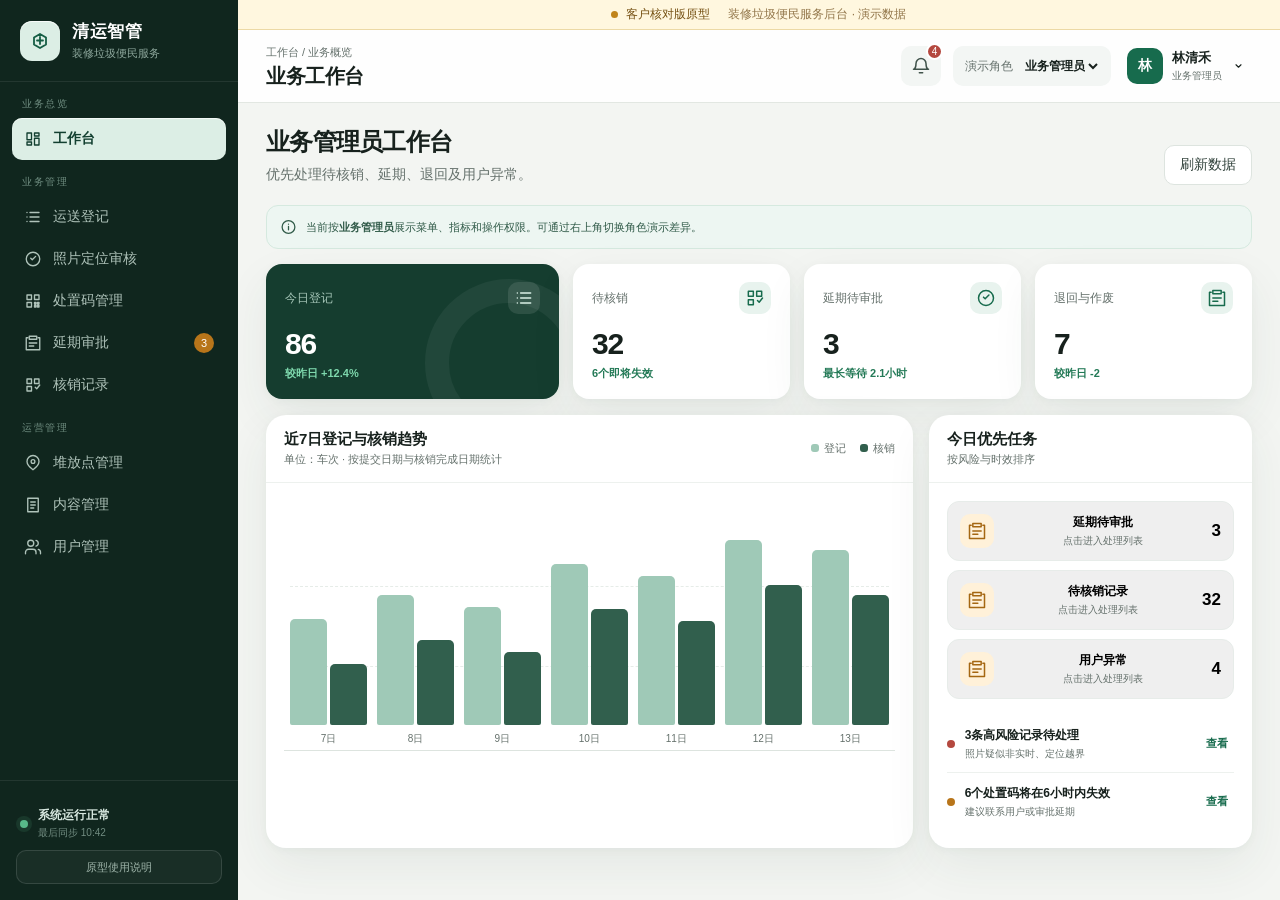
<file: index.html>
<!doctype html>
<html lang="zh-CN">
<head>
  <meta charset="UTF-8">
  <meta name="viewport" content="width=device-width, initial-scale=1.0">
  <meta name="description" content="装修垃圾便民服务后台管理系统静态演示原型">
  <title>装修垃圾便民服务｜后台管理</title>
  <link rel="stylesheet" href="styles/tokens.css">
  <link rel="stylesheet" href="styles/app.css">
</head>
<body>
  <div class="prototype-banner">
    <span class="pulse-dot"></span>
    客户核对版原型
    <span>装修垃圾便民服务后台 · 演示数据</span>
  </div>
  <aside class="sidebar" aria-label="主导航">
    <div class="brand">
      <div class="brand-mark" aria-hidden="true">
        <svg viewBox="0 0 24 24"><path d="M6 8.5 12 5l6 3.5v7L12 19l-6-3.5v-7Z"/><path d="M9 11.5h6M12 8v7"/></svg>
      </div>
      <div><strong>清运智管</strong><small>装修垃圾便民服务</small></div>
    </div>
    <nav id="main-nav"></nav>
    <div class="sidebar-foot">
      <div class="system-health"><span></span><div><b>系统运行正常</b><small>最后同步 10:42</small></div></div>
      <button class="ghost-button compact" data-action="show-help">原型使用说明</button>
    </div>
  </aside>
  <main class="app-shell">
    <header class="topbar">
      <div class="topbar-title"><button class="icon-button mobile-menu" data-action="toggle-sidebar" aria-label="打开菜单"><svg viewBox="0 0 24 24"><path d="M4 7h16M4 12h16M4 17h16"/></svg></button><div><small id="breadcrumb">工作台 / 业务概览</small><h1 id="page-title">业务工作台</h1></div></div>
      <div class="topbar-actions">
        <button class="icon-button notification" data-action="show-notifications" aria-label="通知"><svg viewBox="0 0 24 24"><path d="M18 9a6 6 0 0 0-12 0c0 7-3 7-3 7h18s-3 0-3-7M10 20h4"/></svg><i>4</i></button>
        <label class="role-switcher">演示角色<select id="role-select" aria-label="切换演示角色"><option value="system">系统管理员</option><option value="business" selected>业务管理员</option><option value="reviewer">审核人员</option></select></label>
        <button class="profile" data-action="profile"><span id="avatar">林</span><div><b id="profile-name">林清禾</b><small id="profile-role">业务管理员</small></div><svg viewBox="0 0 24 24"><path d="m8 10 4 4 4-4"/></svg></button>
      </div>
    </header>
    <section id="page-content" class="page-content" aria-live="polite"></section>
  </main>
  <div id="drawer-mask" class="overlay" hidden><aside id="drawer" class="drawer" role="dialog" aria-modal="true"></aside></div>
  <div id="modal-mask" class="overlay modal-layer" hidden><section id="modal" class="modal" role="dialog" aria-modal="true"></section></div>
  <div id="toast-region" class="toast-region" aria-live="polite"></div>
  <script src="scripts/mock-data.js"></script>
  <script src="scripts/app.js"></script>
</body>
</html>
</file>
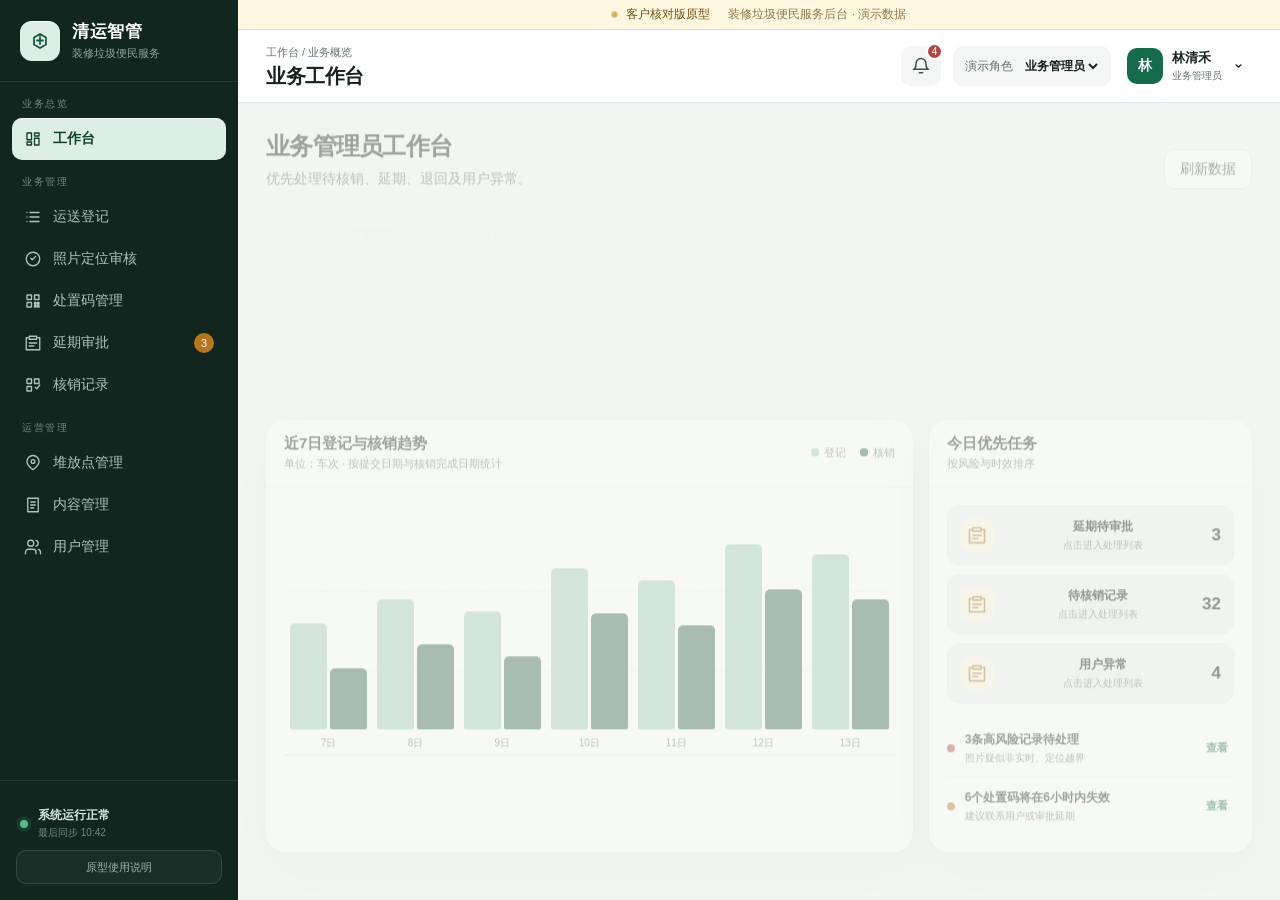
<file: admin-prototype.html>
<!doctype html><html lang="zh-CN"><head><meta charset="UTF-8"><meta http-equiv="refresh" content="0;url=index.html"><title>Renovation Waste Admin Prototype</title></head><body><p><a href="index.html">打开装修垃圾便民服务后台原型</a></p></body></html>
</file>
<file: styles/tokens.css>
:root {
  --brand: #176b4d;
  --brand-dark: #0e4c38;
  --brand-soft: #e8f3ee;
  --canvas: #f3f5f2;
  --surface: #ffffff;
  --text: #17211d;
  --text-2: #65716c;
  --line: #dde4df;
  --success: #247a57;
  --warning: #b8751a;
  --danger: #b4483f;
  --info: #3d6d8c;
  --r-sm: 6px;
  --r-md: 10px;
  --r-lg: 16px;
  --r-panel: 20px;
  --shadow-panel: 0 18px 48px rgba(36, 72, 57, 0.07), 0 2px 8px rgba(36, 72, 57, 0.04);
  --shadow-floating: 0 24px 60px rgba(23, 43, 35, 0.16);
  --sidebar: 238px;
}
</file>
<file: styles/app.css>
*{box-sizing:border-box}html{background:var(--canvas)}body{margin:0;color:var(--text);background:var(--canvas);font-family:"PingFang SC","Microsoft YaHei","Noto Sans SC",sans-serif;-webkit-font-smoothing:antialiased;font-size:14px}button,input,select,textarea{font:inherit}button{cursor:pointer}button:active{transform:scale(.96)}svg{width:20px;height:20px;fill:none;stroke:currentColor;stroke-width:1.8;stroke-linecap:round;stroke-linejoin:round}.prototype-banner{position:fixed;left:var(--sidebar);right:0;top:0;height:30px;background:#fff7df;color:#755012;display:flex;align-items:center;justify-content:center;gap:8px;font-size:12px;border-bottom:1px solid #ecd9a5;z-index:20}.prototype-banner>span:last-child{color:#92764a;margin-left:10px}.pulse-dot{width:7px;height:7px;border-radius:50%;background:#c0841a;animation:pulse 2s infinite}@keyframes pulse{50%{opacity:.35;transform:scale(.8)}}.sidebar{position:fixed;inset:0 auto 0 0;width:var(--sidebar);background:#10261e;color:#dce8e2;display:flex;flex-direction:column;z-index:30}.brand{height:82px;padding:20px;display:flex;align-items:center;gap:12px;border-bottom:1px solid rgba(255,255,255,.08)}.brand-mark{width:40px;height:40px;border-radius:12px;display:grid;place-items:center;background:#dceee5;color:#155d44;box-shadow:inset 0 1px 0 rgba(255,255,255,.8)}.brand-mark svg{width:24px;height:24px}.brand strong{display:block;color:#fff;font-size:17px;letter-spacing:.03em}.brand small{display:block;margin-top:3px;color:#8fa99e;font-size:11px}.nav-group{padding:15px 12px 0}.nav-label{display:block;color:#6f8d80;font-size:10px;letter-spacing:.16em;padding:0 10px 7px}.nav-item{width:100%;min-height:42px;border:0;border-radius:10px;padding:0 12px;background:transparent;color:#afc3ba;display:flex;align-items:center;gap:11px;text-align:left;transition:background-color .2s,color .2s,transform .15s}.nav-item:hover{background:rgba(255,255,255,.06);color:#fff}.nav-item.active{background:#dceee5;color:#123f30;font-weight:600;box-shadow:inset 0 1px 0 rgba(255,255,255,.65)}.nav-item svg{width:18px;height:18px}.nav-item .nav-badge{margin-left:auto;min-width:20px;height:20px;border-radius:10px;background:#b8751a;color:#fff;display:grid;place-items:center;font-size:11px}.sidebar-foot{margin-top:auto;padding:16px;border-top:1px solid rgba(255,255,255,.08)}.system-health{display:flex;align-items:center;gap:10px;padding:10px 4px}.system-health>span{width:8px;height:8px;border-radius:50%;background:#58b889;box-shadow:0 0 0 4px rgba(88,184,137,.12)}.system-health b,.system-health small{display:block}.system-health b{font-size:12px;color:#d8e8e0}.system-health small{font-size:10px;color:#718c81;margin-top:2px}.app-shell{margin-left:var(--sidebar);padding-top:30px;min-height:100dvh}.topbar{height:72px;background:rgba(255,255,255,.94);display:flex;align-items:center;justify-content:space-between;padding:0 28px;position:sticky;top:30px;z-index:15;box-shadow:0 1px 0 rgba(25,64,48,.08)}.topbar-title{display:flex;align-items:center;gap:10px}.topbar-title small{color:var(--text-2);font-size:11px}.topbar-title h1{font-size:20px;margin:3px 0 0;letter-spacing:-.02em;text-wrap:balance}.topbar-actions{display:flex;align-items:center;gap:12px}.role-switcher{height:40px;border-radius:10px;background:#f3f6f4;padding:0 10px 0 12px;display:flex;align-items:center;gap:8px;color:var(--text-2);font-size:12px}.role-switcher select{border:0;background:transparent;color:var(--text);font-weight:600;outline:0}.icon-button{width:40px;height:40px;border:0;border-radius:10px;background:#f3f6f4;color:#40534b;display:grid;place-items:center;position:relative;transition:background-color .2s,transform .15s}.icon-button:hover{background:#e6eee9}.notification i{position:absolute;right:-2px;top:-3px;width:17px;height:17px;border-radius:9px;background:var(--danger);color:#fff;font-style:normal;font-size:10px;display:grid;place-items:center;border:2px solid #fff}.profile{border:0;background:transparent;display:flex;align-items:center;gap:9px;padding:4px 6px 4px 4px;border-radius:12px;color:var(--text)}.profile:hover{background:#f5f7f5}.profile>span{width:36px;height:36px;border-radius:10px;background:var(--brand);color:#fff;display:grid;place-items:center;font-weight:700}.profile b,.profile small{display:block;text-align:left}.profile b{font-size:13px}.profile small{color:var(--text-2);font-size:10px;margin-top:2px}.profile svg{width:15px}.mobile-menu{display:none}.page-content{padding:24px 28px 40px;max-width:1680px;margin:0 auto}.page-enter>*{animation:enter .42s cubic-bezier(.2,0,0,1) both}.page-enter>*:nth-child(2){animation-delay:.05s}.page-enter>*:nth-child(3){animation-delay:.1s}@keyframes enter{from{opacity:0;transform:translateY(7px)}to{opacity:1;transform:translateY(0)}}.page-intro{display:flex;align-items:flex-end;justify-content:space-between;gap:18px;margin:0 0 20px}.page-intro h2{margin:0 0 5px;font-size:24px;letter-spacing:-.03em}.page-intro p{margin:0;color:var(--text-2);max-width:68ch;line-height:1.6}.page-actions{display:flex;align-items:center;gap:8px}.button,.ghost-button{min-height:40px;border-radius:10px;padding:0 15px;display:inline-flex;align-items:center;justify-content:center;gap:7px;transition:background-color .2s,color .2s,transform .15s,border-color .2s}.button{border:1px solid var(--brand);background:var(--brand);color:#fff;font-weight:600}.button:hover{background:var(--brand-dark)}.button.warning{background:var(--warning);border-color:var(--warning)}.button.danger{background:var(--danger);border-color:var(--danger)}.ghost-button{border:1px solid var(--line);background:#fff;color:#31423b}.ghost-button:hover{border-color:#abc0b6;background:#f7faf8}.ghost-button.compact{width:100%;min-height:34px;background:rgba(255,255,255,.04);border-color:rgba(255,255,255,.12);color:#9fb5aa;font-size:11px}.button svg,.ghost-button svg{width:16px;height:16px}.metrics-grid{display:grid;grid-template-columns:1.35fr repeat(3,1fr);gap:14px;margin-bottom:16px}.metric{background:var(--surface);border-radius:var(--r-lg);padding:18px 19px;box-shadow:var(--shadow-panel);min-height:128px;position:relative;overflow:hidden}.metric.primary{background:#153d2f;color:#fff}.metric.primary::after{content:"";position:absolute;width:120px;height:120px;border:24px solid rgba(255,255,255,.05);border-radius:50%;right:-34px;bottom:-48px}.metric-label{display:flex;align-items:center;justify-content:space-between;color:var(--text-2);font-size:12px}.metric.primary .metric-label{color:#a6c6b8}.metric-icon{width:32px;height:32px;border-radius:10px;background:var(--brand-soft);color:var(--brand);display:grid;place-items:center}.metric.primary .metric-icon{background:rgba(255,255,255,.1);color:#d8eee4}.metric-value{font-size:30px;font-weight:700;letter-spacing:-.04em;margin:13px 0 5px;font-variant-numeric:tabular-nums}.metric-note{font-size:11px;color:var(--text-2)}.metric.primary .metric-note{color:#a8c9ba}.metric-note .up{color:var(--success);font-weight:700}.metric.primary .metric-note .up{color:#7ed8ad}.dashboard-grid{display:grid;grid-template-columns:minmax(0,1.6fr) minmax(320px,.8fr);gap:16px}.panel{background:var(--surface);border-radius:var(--r-panel);box-shadow:var(--shadow-panel);overflow:hidden}.panel-header{min-height:62px;padding:15px 18px;display:flex;align-items:center;justify-content:space-between;border-bottom:1px solid #edf1ee}.panel-header h3{font-size:15px;margin:0}.panel-header small{display:block;color:var(--text-2);font-size:11px;margin-top:3px}.panel-body{padding:18px}.chart{height:250px;display:flex;align-items:flex-end;gap:10px;padding:20px 6px 25px;border-bottom:1px solid var(--line);position:relative}.chart::before,.chart::after{content:"";position:absolute;left:6px;right:6px;border-top:1px dashed #e6ece8}.chart::before{top:34%}.chart::after{top:66%}.bar-wrap{height:100%;flex:1;display:flex;align-items:flex-end;gap:3px;position:relative;z-index:1}.bar{flex:1;min-width:7px;border-radius:5px 5px 2px 2px;background:#9fc9b7;transition:transform .2s,filter .2s}.bar.alt{background:#315f4d}.bar:hover{transform:scaleY(1.025);filter:saturate(1.2)}.bar-wrap label{position:absolute;bottom:-21px;left:50%;transform:translateX(-50%);font-size:10px;color:var(--text-2)}.legend{display:flex;gap:14px;align-items:center;font-size:11px;color:var(--text-2)}.legend span::before{content:"";width:8px;height:8px;border-radius:3px;background:#9fc9b7;display:inline-block;margin-right:5px}.legend span:last-child::before{background:#315f4d}.task-list{display:grid;gap:9px}.task{border:1px solid #e7ece9;border-radius:12px;padding:12px;display:grid;grid-template-columns:34px 1fr auto;gap:10px;align-items:center;transition:transform .18s,box-shadow .18s,border-color .18s}.task:hover{transform:translateY(-2px);border-color:#bfd1c8;box-shadow:0 8px 20px rgba(36,72,57,.07)}.task-icon{width:34px;height:34px;border-radius:10px;background:#fff1d9;color:#a56712;display:grid;place-items:center}.task b{display:block;font-size:12px}.task small{display:block;color:var(--text-2);font-size:10px;margin-top:3px}.task strong{font-size:17px;font-variant-numeric:tabular-nums}.risk-list{margin-top:16px}.risk-item{display:flex;align-items:center;gap:10px;padding:11px 0;border-top:1px solid #edf1ee}.risk-item:first-child{border-top:0}.risk-dot{width:8px;height:8px;border-radius:50%;background:var(--danger)}.risk-item:nth-child(2) .risk-dot{background:var(--warning)}.risk-item div{flex:1}.risk-item b{font-size:12px}.risk-item small{display:block;color:var(--text-2);font-size:10px;margin-top:3px}.filter-panel{display:flex;align-items:end;gap:12px;padding:15px 16px;background:#fff;border-radius:var(--r-lg);box-shadow:var(--shadow-panel);margin-bottom:14px;flex-wrap:wrap}.field{display:grid;gap:6px;min-width:140px}.field.grow{flex:1;min-width:220px}.field label{font-size:11px;color:var(--text-2);font-weight:600}.input,.select,.textarea{width:100%;border:1px solid var(--line);border-radius:9px;background:#fbfcfb;color:var(--text);outline:none;transition:border-color .2s,box-shadow .2s}.input,.select{height:40px;padding:0 11px}.textarea{min-height:90px;padding:10px;resize:vertical}.input:focus,.select:focus,.textarea:focus{border-color:#79a691;box-shadow:0 0 0 3px rgba(23,107,77,.09)}.table-panel{background:#fff;border-radius:var(--r-panel);box-shadow:var(--shadow-panel);overflow:hidden}.table-scroll{overflow:auto}.data-table{width:100%;border-collapse:collapse;min-width:970px}.data-table th{height:44px;background:#f7f9f7;color:#67746e;font-size:11px;text-align:left;padding:0 14px;white-space:nowrap;border-bottom:1px solid var(--line)}.data-table td{padding:13px 14px;border-bottom:1px solid #eef2ef;font-size:12px;vertical-align:middle}.data-table tr:last-child td{border-bottom:0}.data-table tbody tr{transition:background-color .18s}.data-table tbody tr:hover{background:#f7faf8}.code{font-family:"SFMono-Regular",Consolas,monospace;font-size:11px;color:#264b3d}.muted{color:var(--text-2)}.tag{display:inline-flex;align-items:center;min-height:24px;padding:0 8px;border-radius:12px;background:#eef3f0;color:#55665f;font-size:10px;font-weight:600;white-space:nowrap}.tag.success{background:#e7f3ed;color:#206b4d}.tag.warning{background:#fff0d6;color:#97600f}.tag.danger{background:#f9e7e5;color:#9c3c35}.tag.info{background:#e8f0f5;color:#365f79}.tag.pending{background:#fff7df;color:#8b671f;border:1px dashed #d6b66d}.row-actions{display:flex;gap:4px}.link-button{border:0;background:transparent;color:var(--brand);font-weight:600;font-size:11px;padding:7px 6px;border-radius:7px}.link-button:hover{background:var(--brand-soft)}.pagination{display:flex;align-items:center;justify-content:space-between;padding:14px 16px;border-top:1px solid #edf1ee;color:var(--text-2);font-size:11px}.pager{display:flex;gap:5px}.pager button{width:32px;height:32px;border:1px solid var(--line);border-radius:8px;background:#fff;color:var(--text-2)}.pager button.active{background:var(--brand);color:#fff;border-color:var(--brand)}.empty{padding:52px 20px;text-align:center;color:var(--text-2)}.empty svg{width:42px;height:42px;color:#9eb2a9;margin-bottom:9px}.empty h3{margin:0 0 5px;color:var(--text);font-size:14px}.overlay{position:fixed;inset:0;background:rgba(11,27,21,.42);backdrop-filter:blur(3px);z-index:80}.drawer{position:absolute;right:0;top:0;bottom:0;width:min(720px,92vw);background:#f7f9f7;box-shadow:var(--shadow-floating);overflow:auto;animation:slide .25s cubic-bezier(.2,0,0,1)}@keyframes slide{from{transform:translateX(30px);opacity:0}to{transform:translateX(0);opacity:1}}.drawer-header{position:sticky;top:0;z-index:3;background:rgba(255,255,255,.95);min-height:72px;padding:15px 20px;display:flex;align-items:center;justify-content:space-between;border-bottom:1px solid var(--line)}.drawer-header h2{font-size:18px;margin:0}.drawer-header p{margin:4px 0 0;color:var(--text-2);font-size:11px}.drawer-content{padding:18px}.detail-grid{display:grid;grid-template-columns:1fr 1fr;gap:12px}.detail-card{background:#fff;border-radius:14px;padding:15px;box-shadow:0 8px 24px rgba(36,72,57,.05)}.detail-card.full{grid-column:1/-1}.detail-card h3{font-size:13px;margin:0 0 13px}.kv{display:grid;grid-template-columns:repeat(2,1fr);gap:12px 18px}.kv div{min-width:0}.kv label{display:block;color:var(--text-2);font-size:10px;margin-bottom:4px}.kv span{font-size:12px;word-break:break-all}.photo-grid{display:grid;grid-template-columns:repeat(3,1fr);gap:9px}.photo{aspect-ratio:4/3;border-radius:10px;background:linear-gradient(145deg,#d8ded9,#aab7af);position:relative;overflow:hidden;outline:1px solid rgba(0,0,0,.1);display:flex;align-items:flex-end;padding:9px;color:#fff}.photo::before{content:"";position:absolute;inset:0;background:linear-gradient(180deg,transparent 45%,rgba(12,28,22,.64))}.photo:nth-child(2){background:linear-gradient(145deg,#c8bfae,#807a6d)}.photo:nth-child(3){background:linear-gradient(145deg,#aebbb5,#6c7d75)}.photo span{position:relative;font-size:10px}.map-box{height:210px;border-radius:12px;background-color:#edf1ed;background-image:linear-gradient(#dfe6e1 1px,transparent 1px),linear-gradient(90deg,#dfe6e1 1px,transparent 1px);background-size:34px 34px;position:relative;overflow:hidden}.map-road{position:absolute;height:16px;background:#fff;transform:rotate(-20deg);width:120%;left:-10%;top:45%;box-shadow:0 0 0 1px #dde3df}.map-pin{position:absolute;width:26px;height:26px;border-radius:50% 50% 50% 8px;transform:rotate(-45deg);background:var(--brand);box-shadow:0 5px 12px rgba(23,107,77,.24)}.map-pin::after{content:"";position:absolute;width:8px;height:8px;border-radius:50%;background:#fff;left:9px;top:9px}.map-pin.one{left:22%;top:34%}.map-pin.two{left:53%;top:54%;background:var(--warning)}.map-pin.three{left:76%;top:28%;background:var(--info)}.timeline{display:grid;gap:0}.timeline-item{display:grid;grid-template-columns:18px 1fr;gap:10px;min-height:54px}.timeline-mark{position:relative}.timeline-mark::before{content:"";position:absolute;width:8px;height:8px;border-radius:50%;background:var(--brand);top:4px;left:4px}.timeline-mark::after{content:"";position:absolute;width:1px;background:#cbd8d1;top:14px;bottom:0;left:7px}.timeline-item:last-child .timeline-mark::after{display:none}.timeline-item b{font-size:11px}.timeline-item p{margin:3px 0;color:var(--text-2);font-size:10px}.drawer-footer{position:sticky;bottom:0;background:#fff;border-top:1px solid var(--line);padding:13px 18px;display:flex;justify-content:flex-end;gap:8px}.modal-layer{display:grid;place-items:center;padding:20px}.modal{width:min(520px,94vw);background:#fff;border-radius:18px;box-shadow:var(--shadow-floating);animation:modalIn .2s cubic-bezier(.2,0,0,1);overflow:hidden}@keyframes modalIn{from{opacity:0;transform:translateY(8px) scale(.985)}to{opacity:1;transform:translateY(0) scale(1)}}.modal-header{padding:18px 20px;border-bottom:1px solid var(--line);display:flex;align-items:center;justify-content:space-between}.modal-header h2{font-size:16px;margin:0}.modal-content{padding:18px 20px}.modal-content p{color:var(--text-2);line-height:1.65}.modal-footer{padding:13px 20px;background:#f7f9f7;display:flex;justify-content:flex-end;gap:8px}.form-grid{display:grid;grid-template-columns:1fr 1fr;gap:13px}.form-grid .full{grid-column:1/-1}.helper{font-size:10px;color:var(--text-2)}.confirm-note{padding:11px 12px;border-radius:10px;background:#fff7df;color:#7f5c18;font-size:11px;line-height:1.6;margin-bottom:14px}.toast-region{position:fixed;right:22px;top:112px;z-index:120;display:grid;gap:8px}.toast{background:#183b2e;color:#fff;min-width:260px;max-width:360px;padding:12px 14px;border-radius:12px;box-shadow:var(--shadow-floating);display:flex;align-items:center;gap:9px;animation:toastIn .25s cubic-bezier(.2,0,0,1)}@keyframes toastIn{from{opacity:0;transform:translateY(-8px)}to{opacity:1;transform:translateY(0)}}.toast svg{color:#8bdbb7}.review-layout{display:grid;grid-template-columns:minmax(0,1.45fr) minmax(300px,.65fr);gap:16px}.review-queue{display:grid;gap:8px}.review-card{border:1px solid var(--line);border-radius:12px;padding:12px;display:flex;align-items:center;gap:11px}.review-card.active{border-color:#71a58f;background:#f1f8f5}.review-card .thumb{width:52px;height:42px;border-radius:8px;background:linear-gradient(145deg,#c6cec9,#7e8d85)}.review-card>div:nth-child(2){flex:1}.review-card b{display:block;font-size:11px}.review-card small{color:var(--text-2);font-size:10px}.role-note{display:flex;align-items:center;gap:9px;background:#edf6f2;border:1px solid #d5e9df;color:#315b49;border-radius:12px;padding:11px 13px;margin-bottom:15px;font-size:11px}.role-note svg{width:17px}.skeleton{background:linear-gradient(90deg,#edf1ee 25%,#f8faf8 37%,#edf1ee 63%);background-size:400% 100%;animation:shimmer 1.4s infinite;border-radius:8px}@keyframes shimmer{to{background-position:-100% 0}}.skeleton.line{height:12px;margin:9px 0}.skeleton.block{height:110px}.login-preview{display:none}
@media(max-width:1200px){.metrics-grid{grid-template-columns:repeat(2,1fr)}.dashboard-grid,.review-layout{grid-template-columns:1fr}.page-content{padding-left:20px;padding-right:20px}.topbar{padding:0 20px}.role-switcher{max-width:190px}.profile div{display:none}}
@media(max-width:820px){:root{--sidebar:220px}.prototype-banner{left:0}.sidebar{transform:translateX(-100%);transition:transform .24s cubic-bezier(.2,0,0,1);box-shadow:var(--shadow-floating)}body.sidebar-open .sidebar{transform:translateX(0)}.app-shell{margin-left:0}.mobile-menu{display:grid}.topbar-actions>.notification,.profile{display:none}.page-intro{align-items:flex-start;flex-direction:column}.metrics-grid{grid-template-columns:1fr 1fr}.detail-grid{grid-template-columns:1fr}.photo-grid{grid-template-columns:1fr}.form-grid{grid-template-columns:1fr}.form-grid .full{grid-column:auto}}
@media(max-width:560px){.prototype-banner>span:last-child{display:none}.topbar{height:66px}.topbar-title h1{font-size:17px}.role-switcher{font-size:0;padding-left:7px}.role-switcher select{font-size:11px}.page-content{padding:17px 13px 30px}.metrics-grid{grid-template-columns:1fr}.filter-panel{align-items:stretch}.field,.field.grow{width:100%}.page-actions{width:100%;flex-wrap:wrap}.page-actions .button,.page-actions .ghost-button{flex:1}.kv{grid-template-columns:1fr}.drawer-content{padding:12px}.toast-region{left:12px;right:12px}.toast{min-width:0}}
@media(prefers-reduced-motion:reduce){*,*::before,*::after{animation-duration:.01ms!important;animation-iteration-count:1!important;scroll-behavior:auto!important;transition-duration:.01ms!important}}
[hidden]{display:none!important}
.compact-metrics{grid-template-columns:1.25fr repeat(3,1fr)}.compact-metrics .metric{min-height:112px}.settings-grid{display:grid;grid-template-columns:repeat(2,minmax(0,1fr));gap:16px}.permission-summary{display:grid;gap:9px}.permission-summary>div{display:flex;justify-content:space-between;gap:18px;padding:11px 12px;border-radius:10px;background:#f5f8f6}.permission-summary b{font-size:12px}.permission-summary span{color:var(--text-2);font-size:11px;text-align:right}.permission-table{min-width:680px}.input-unit{position:relative}.input-unit .input{padding-right:54px}.input-unit span{position:absolute;right:11px;top:50%;transform:translateY(-50%);color:var(--text-2);font-size:11px}.radio-line{display:flex;align-items:center;gap:8px;min-height:42px;padding:0 11px;border-radius:9px;background:#f7f9f7;margin-bottom:8px;font-size:12px}.radio-line input{accent-color:var(--brand)}
@media(max-width:1000px){.settings-grid{grid-template-columns:1fr}.compact-metrics{grid-template-columns:repeat(2,1fr)}}
@media(max-width:560px){.compact-metrics{grid-template-columns:1fr}}
</file>
